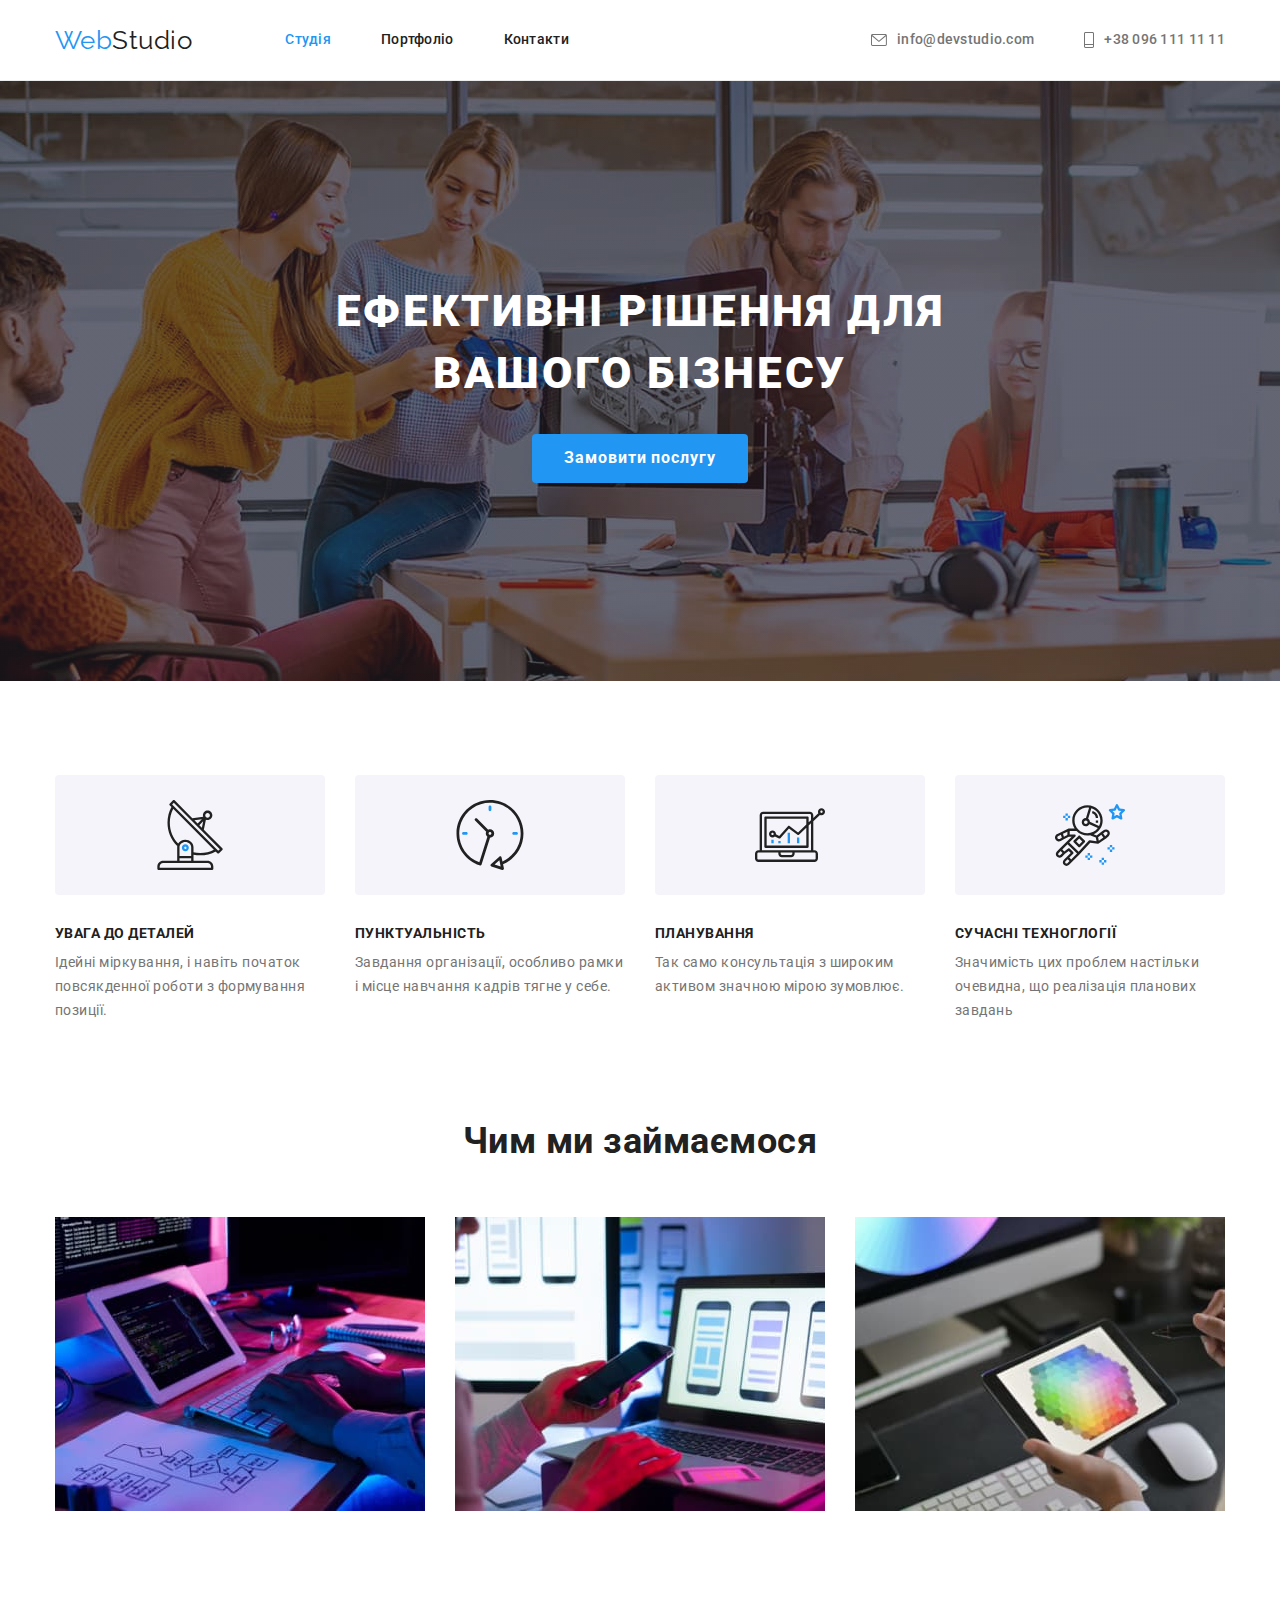
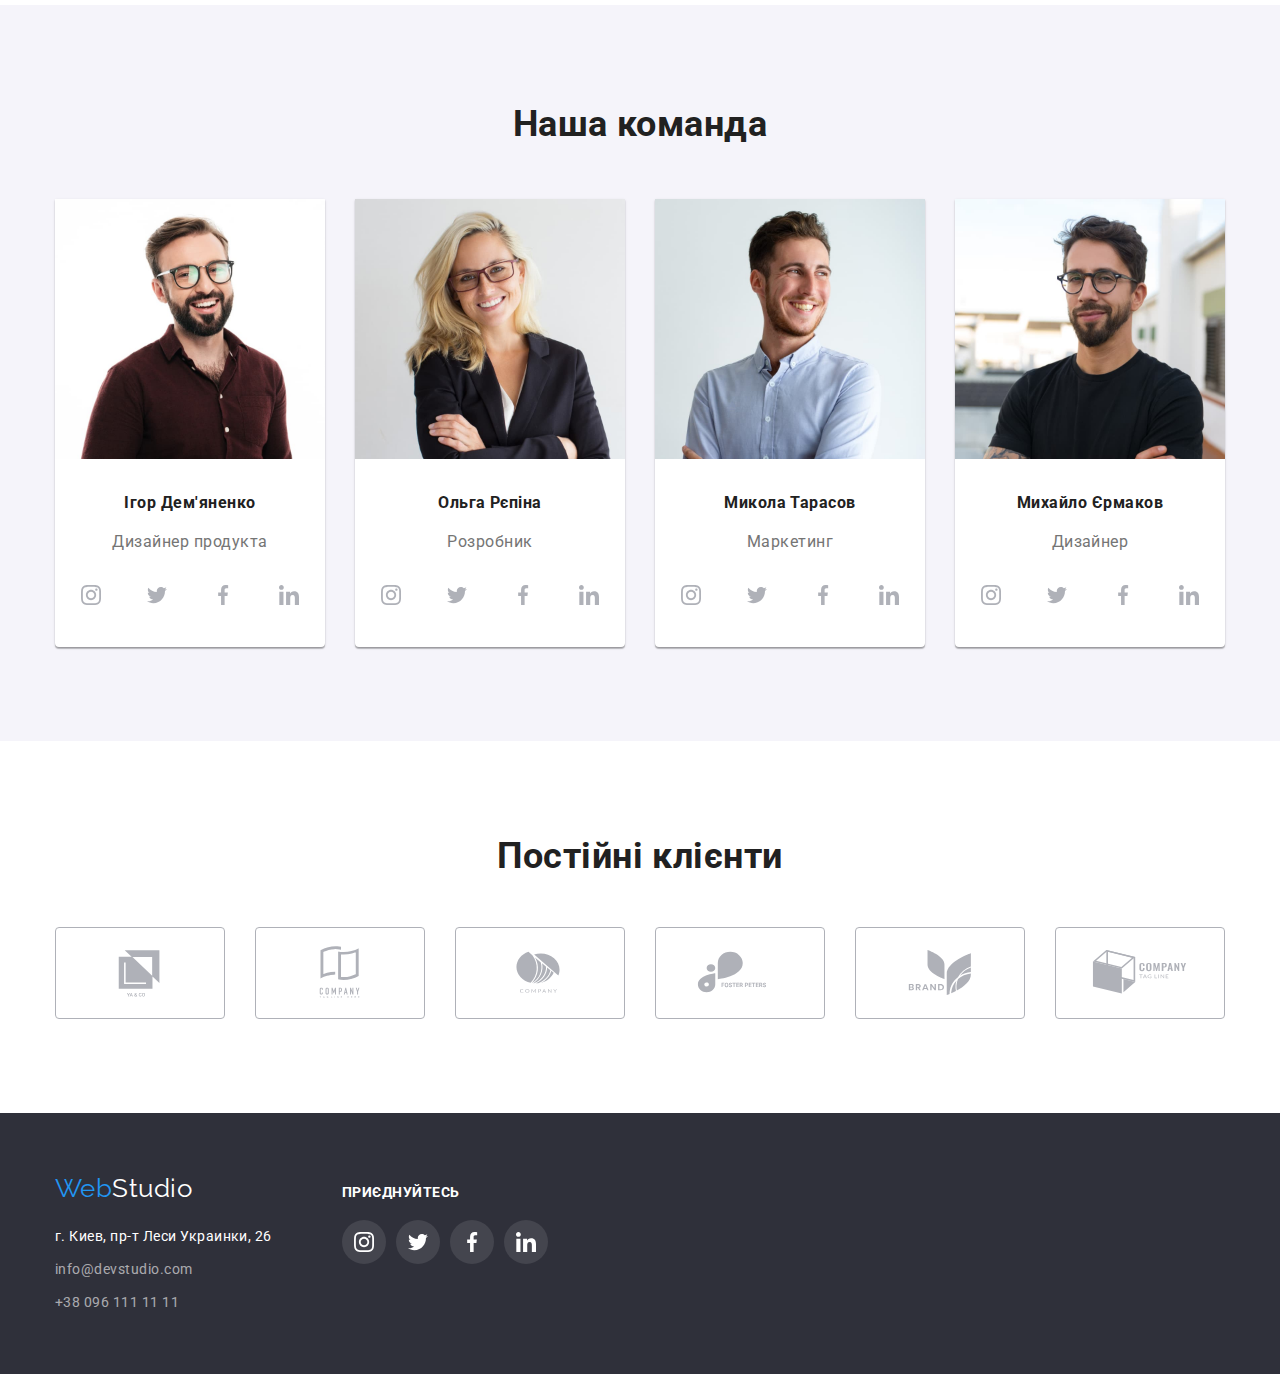
<file: index.html>
<!DOCTYPE html>
<html lang="uk">
  <head>
    <meta charset="UTF-8" />
    <meta http-equiv="X-UA-Compatible" content="IE=edge" />
    <meta name="viewport" content="width=device-width, initial-scale=1.0" />
    <title>Студія</title>
    <link
      href="https://fonts.googleapis.com/css2?family=Raleway:wght@700&family=Roboto:wght@400;500;700;900&display=swap"
      rel="stylesheet"
    />
    <link
      rel="stylesheet"
      href="https://cdnjs.cloudflare.com/ajax/libs/modern-normalize/1.1.0/modern-normalize.min.css"
    />
    <link rel="stylesheet" href="./css/styles.css" />
  </head>
  <body>
    <!-- Головна-->

    <header class="header">
      <div class="container main-nav">
        <nav class="header-nav">
          <a href="./index.html" class="logo-link"><span class="logo">Web</span>Studio</a>

          <ul class="site-nav list">
            <li class="nav-item"><a class="link current" href="./index.html">Студія</a></li>
            <li class="nav-item"><a class="link" href="./portfolio.html">Портфоліо</a></li>
            <li class="nav-item"><a class="link" href="">Контакти</a></li>
          </ul>
        </nav>

        <ul class="header-contacts list">
          <li class="item">
            <a class="contact-list" href="mailto:info@devstudio.com"><svg class="contact-icon" width="16" height="12"><use href="./images/symbol-defs.svg#icon-envelope-hover-1" ></use></svg>
            info@devstudio.com</a>
          </li>
          <li class="item">
            <a class="contact-list" href="tel:+380961111111"><svg class="contact-icon" width="10" height="16"><use href="./images/symbol-defs.svg#icon-phone-1" ></use></svg>+38 096 111 11 11</a>
          </li>
        </ul>
      </div>
    </header>

    <!--Основний зміст сайту-->

    <main>
      <section class="section hero overlay-hero">
        <div class="container">
          <h1 class="main-header">Ефективні рішення для вашого бізнесу</h1>
          <button type="button" class="main-button">Замовити послугу</button>
        </div>
      </section>

      <section class="section titel-box">
        <div class="container">
          <h2 class="visually-hidden">Наші особливості</h2>
          <ul class="feature list">
            <li class="titel-item">
              <div class="titel-icon">
                <svg width="70" height="70"><use href="./images/symbol-defs.svg#icon-antenna-1-1" ></use></svg>
              </div>
              <h3 class="titel">Увага до деталей</h3>
              <p class="titel-text">
                Ідейні міркування, і навіть початок повсякденної роботи з формування позиції.
              </p>
            </li>
            <li class="titel-item">
              <div class="titel-icon">
                <svg width="70" height="70"><use href="./images/symbol-defs.svg#icon-clock-1-1" ></use></svg>
              </div>
              <h3 class="titel">Пунктуальність</h3>
              <p class="titel-text">
                Завдання організації, особливо рамки і місце навчання кадрів тягне у себе.
              </p>
            </li>
            <li class="titel-item">
              <div class="titel-icon">
                <svg width="70" height="70"><use href="./images/symbol-defs.svg#icon-diagram-1-1" ></use></svg>

              </div>
              <h3 class="titel">Планування</h3>
              <p class="titel-text">
                Так само консультація з широким активом значною мірою зумовлює.
              </p>
            </li>
            <li class="titel-item">
              <div class="titel-icon">
                <svg width="70" height="70"><use href="./images/symbol-defs.svg#icon-astronaut-1-1" ></use></svg>
              </div>
              <h3 class="titel">Сучасні техноглогії</h3>
              <p class="titel-text">
                Значимість цих проблем настільки очевидна, що реалізація планових завдань
              </p>
            </li>
          </ul>
        </div>
      </section>

      <section class="occupation">
        <div class="container">
          <h2 class="occupation-titel">Чим ми займаємося</h2>

          <ul class="occupation-img list">
            <li class="img-item"><img src="./images/box1.jpg" alt="клавіатура" width="370" /></li>
            <li class="img-item"><img src="./images/box2.jpg" alt="телефон" width="370" /></li>
            <li class="img-item"><img src="./images/box3.jpg" alt="планшет" width="370" /></li>
          </ul>
        </div>
      </section>

      <section class="section team">
        <div class="container">
          <h2 class="team-titel">Наша команда</h2>

          <ul class="team-list list">
            <li class="team-img">
              <img class="picture" src="./images/imgboy1.jpg" alt="Дизайнер продукта" width="270" />
              <div class="team-style">
                <h3 class="team-name">Ігор Дем'яненко</h3>
                <p class="team-position">Дизайнер продукта</p>
                <ul class="social-list list">
                  <li class="social-item"><a class="social-link" href="#"><svg class="social-icon"  width="20" height="20"><use href="./images/symbol-defs.svg#icon-instagram-2-2" ></use></svg></a></li>
                  <li class="social-item"><a class="social-link" href="#"><svg class="social-icon"  width="20" height="20"><use href="./images/symbol-defs.svg#icon-twitter-1-1" ></use></svg></a></li>
                  <li class="social-item"><a class="social-link" href="#"><svg class="social-icon"  width="20" height="20"><use href="./images/symbol-defs.svg#icon-facebook-1-1" ></use></svg></a></li>
                  <li class="social-item"><a class="social-link" href="#"><svg class="social-icon"  width="20" height="20"><use href="./images/symbol-defs.svg#icon-linkedin-1-1" ></use></svg></a></li>
                </ul>
            
              </div>
            </li>

            <li class="team-img">
              <img class="picture" src="./images/imgg.jpg" alt="Фронт енд розробник" width="270" />
              <div class="team-style">
                <h3 class="team-name">Ольга Рєпіна</h3>
                <p class="team-position">Розробник</p>
                 <ul class="social-list list">
                  <li class="social-item"><a class="social-link" href="#"><svg class="social-icon" width="20" height="20"><use href="./images/symbol-defs.svg#icon-instagram-2-2" ></use></svg></a></li>
                  <li class="social-item"><a class="social-link" href="#"><svg class="social-icon" width="20" height="20"><use href="./images/symbol-defs.svg#icon-twitter-1-1" ></use></svg></a></li>
                  <li class="social-item"><a class="social-link" href="#"><svg class="social-icon" width="20" height="20"><use href="./images/symbol-defs.svg#icon-facebook-1-1" ></use></svg></a></li>
                  <li class="social-item"><a class="social-link" href="#"><svg class="social-icon" width="20" height="20"><use href="./images/symbol-defs.svg#icon-linkedin-1-1" ></use></svg></a></li>
                </ul>
              </div>
            </li>

            <li class="team-img">
              <img class="picture" src="./images/imgboy2.jpg" alt="Маркетинг" width="270" />
              <div class="team-style">
                <h3 class="team-name">Микола Тарасов</h3>
                <p class="team-position">Маркетинг</p>
                 <ul class="social-list list">
                  <li class="social-item"><a class="social-link" href="#"><svg class="social-icon"  width="20" height="20"><use href="./images/symbol-defs.svg#icon-instagram-2-2"></use></svg></a></li>
                  <li class="social-item"><a class="social-link" href="#"><svg class="social-icon"  width="20" height="20"><use href="./images/symbol-defs.svg#icon-twitter-1-1"></use></svg></a></li>
                  <li class="social-item"><a class="social-link" href="#"><svg class="social-icon"  width="20" height="20"><use href="./images/symbol-defs.svg#icon-facebook-1-1"></use></svg></a></li>
                  <li class="social-item"><a class="social-link" href="#"><svg class="social-icon"  width="20" height="20"><use href="./images/symbol-defs.svg#icon-linkedin-1-1"></use></svg></a></li>
                </ul>
              </div>
            </li>

            <li class="team-img">
              <img class="picture" src="./images/imgboy3.jpg" alt="Дизайнер" width="270" />
              <div class="team-style">
                <h3 class="team-name">Михайло Єрмаков</h3>
                <p class="team-position">Дизайнер</p>
                 <ul class=" social-list list">
                  <li class="social-item"><a class="social-link" href="#"><svg class="social-icon"  width="20" height="20"><use href="./images/symbol-defs.svg#icon-instagram-2-2"></use></svg></a></li>
                  <li class="social-item"><a class="social-link" href="#"><svg class="social-icon"  width="20" height="20"><use href="./images/symbol-defs.svg#icon-twitter-1-1"></use></svg></a></li>
                  <li class="social-item"><a class="social-link" href="#"><svg class="social-icon"  width="20" height="20"><use href="./images/symbol-defs.svg#icon-facebook-1-1"></use></svg></a></li>
                  <li class="social-item"><a class="social-link" href="#"><svg class="social-icon"  width="20" height="20"><use href="./images/symbol-defs.svg#icon-linkedin-1-1"></use></svg></a></li>
                </ul>
              </div>
            </li>
          </ul>
        </div>
      </section>

      <section class="section clients">
        <div class="container">
          <h2 class="client-header">Постійні клієнти</h2>
          <ul class="client-list list">
            <li class="client-item"><a class="client-link" href="#"><svg class="client-icon" width="106" height="60"><use href="./images/symbol-defs.svg#icon-client1-1" ></use></svg> </a></li>
            <li class="client-item"><a class="client-link" href="#"><svg class="client-icon" width="106" height="60"><use href="./images/symbol-defs.svg#icon-client2-1" ></use></svg></a></li>
            <li class="client-item"><a class="client-link" href="#"><svg class="client-icon" width="106" height="60"><use href="./images/symbol-defs.svg#icon-client3-1" ></use></svg></a></li>
            <li class="client-item"><a class="client-link" href="#"><svg class="client-icon" width="106" height="60"><use href="./images/symbol-defs.svg#icon-client4-1" ></use></svg></a></li>
            <li class="client-item"><a class="client-link" href="#"><svg class="client-icon" width="106" height="60"><use href="./images/symbol-defs.svg#icon-client5-1" ></use></svg></a></li>
            <li class="client-item"><a class="client-link" href="#"><svg class="client-icon" width="106" height="60"><use href="./images/symbol-defs.svg#icon-client6-1" ></use></svg></a></li>
          </ul>
        </div>
      </section>
    </main>

    <!--Футер-->

    <footer class="section footer-nav">
      <div class="container footer-flex">

        <div class="address">

         <a href="./index.html" class="footer-logo"><span class="logo">Web</span>Studio</a>

        <address class="card-address">
          <ul class="footer list">
            <li class="footer-list">
              <a
                class="footer-address"
                href="https://goo.gl/maps/CPtrU1FHBa2aNyZL9"
                target="_blank"
                rel="noopener noreferrer nofollow"
                >г. Киев, пр-т Леси Украинки, 26</a
              >
            </li>

            <li class="footer-list">
              <a class="footer-contact" href="mailto:info@devstudio.com">info@devstudio.com</a>
            </li>

            <li class="footer-list">
              <a class="footer-contact" href="tel:+380961111111">+38 096 111 11 11</a>
            </li>
          </ul>
        </address>
        </div>
        

        <div class="join">

          <p class="join-titel">приєднуйтесь</p>

          <ul class="join-list list">
            <li class="join-item"><a class="join-link" href="#"><svg class="join-icon" width="20" height="20"><use href="./images/symbol-defs.svg#icon-instagram-2-2" ></use></svg></a></li>
            <li class="join-item"><a class="join-link" href="#"><svg class="join-icon" width="20" height="20"><use href="./images/symbol-defs.svg#icon-twitter-1-1" ></use></svg></a></li>
            <li class="join-item"><a class="join-link" href="#"><svg class="join-icon" width="20" height="20"><use href="./images/symbol-defs.svg#icon-facebook-1-1" ></use></svg></a></li>
            <li class="join-item"><a class="join-link" href="#"><svg class="join-icon" width="20" height="20"><use href="./images/symbol-defs.svg#icon-linkedin-1-1" ></use></svg></a></li>
          </ul>

        </div>

      </div>
    </footer>
  </body>
</html>
</file>
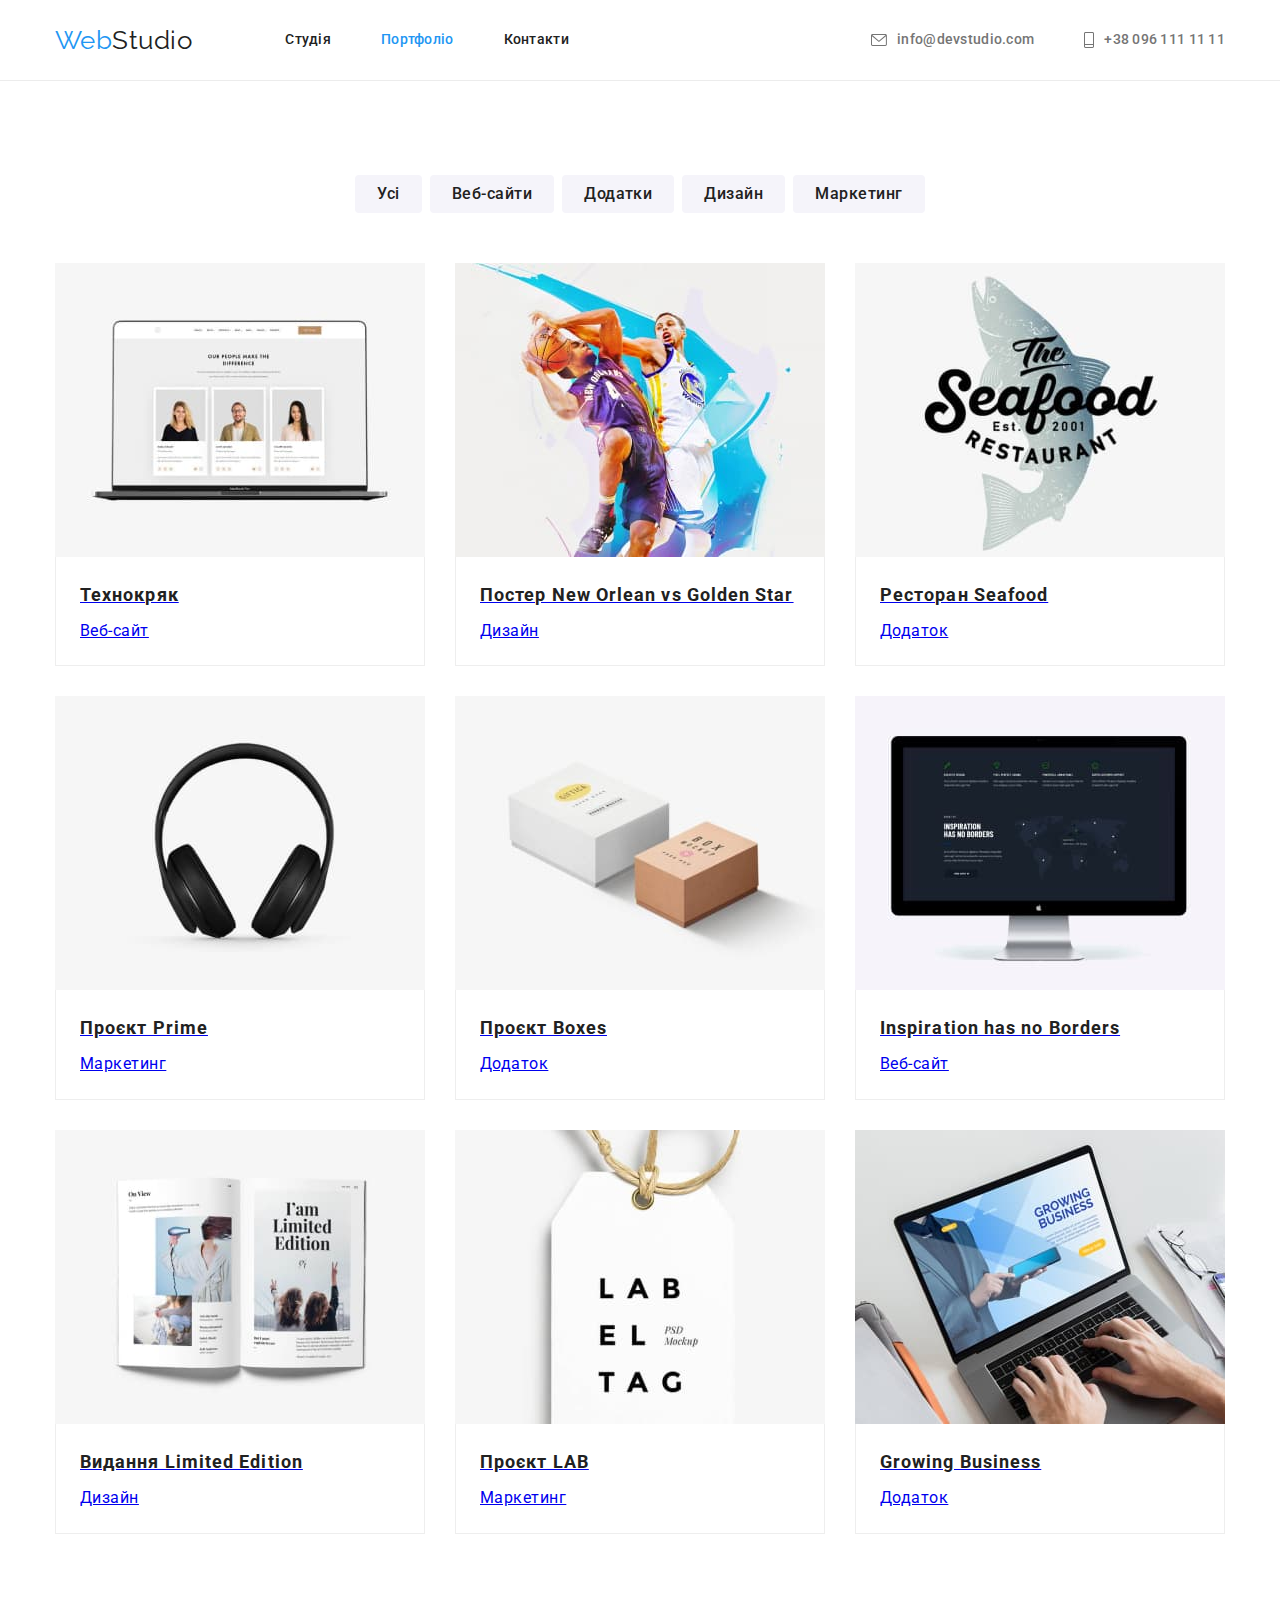
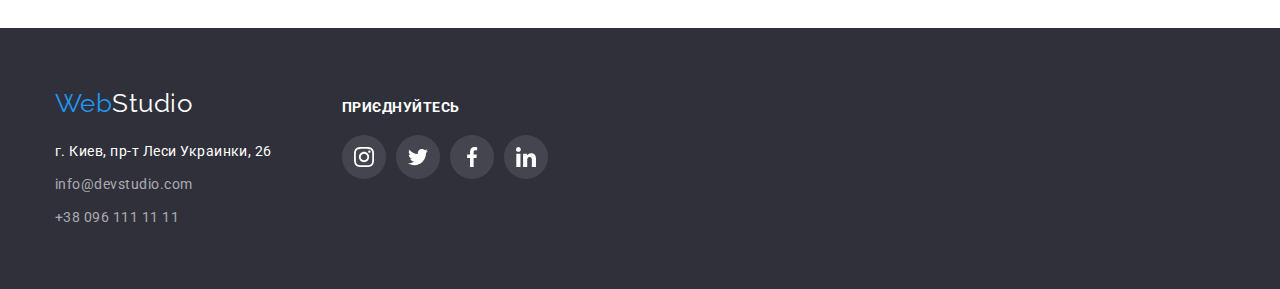
<file: portfolio.html>
<!DOCTYPE html>
<html lang="uk">
  <head>
    <meta charset="UTF-8">
    <meta http-equiv="X-UA-Compatible" content="IE=edge">
    <meta name="viewport" content="width=device-width, initial-scale=1.0">
    <title>Портфоліо</title>
    <link
      href="https://fonts.googleapis.com/css2?family=Raleway:wght@700&family=Roboto:wght@400;500;700;900&display=swap"
      rel="stylesheet">
      <link rel="stylesheet" href="https://cdnjs.cloudflare.com/ajax/libs/modern-normalize/1.1.0/modern-normalize.min.css">
    <link rel="stylesheet" href="./css/styles.css">
  </head>

  <body>
    <!--Головна портфоліо-->

<header class="header">

  <div  class="container main-nav">

   <nav class="header-nav">
    
        <a href="./index.html" class="logo-link"><span class="logo">Web</span>Studio</a>

        <ul class="site-nav list">
          <li class="nav-item"><a class="link" href="./index.html">Студія</a></li>
          <li class="nav-item"><a class="link current" href="./portfolio.html">Портфоліо</a></li>
          <li class="nav-item"><a class="link" href="">Контакти</a></li>
        </ul>
      </nav>

       <ul class="header-contacts list">
          <li class="item">
            <a class="contact-list" href="mailto:info@devstudio.com"><svg class="contact-icon" width="16" height="12"><use href="./images/symbol-defs.svg#icon-envelope-hover-1" ></use></svg>
            info@devstudio.com</a>
          </li>
          <li class="item">
            <a class="contact-list" href="tel:+380961111111"><svg class="contact-icon" width="10" height="16"><use href="./images/symbol-defs.svg#icon-phone-1" ></use></svg>+38 096 111 11 11</a>
          </li>
        </ul>

  </div>
   
    </header>

    <!--Основний сайт портфоліо-->

    <main>

      <section class="section projects">

        <div class="container">

           <h1 class="visually-hidden">наші проекти</h1>

        <ul class="button-list list">
          <li class="button"><button type="button" class="filter-button">Усі</button></li>
          <li class="button"><button type="button" class="filter-button">Веб-сайти</button></li>
          <li class="button"><button type="button" class="filter-button">Додатки</button></li>
          <li class="button"><button type="button" class="filter-button">Дизайн</button></li>
          <li class="button"><button type="button" class="filter-button">Маркетинг</button></li>
        </ul>

        <ul class="project-list list">
          <li class="project-item">
            <a class="project-shadow" href="#">
               <img class="project-img" src="./images/technokryak.jpg" alt="Технокряк" width="370">
            <div class="border-titel">
              <h2 class="project-titel">Технокряк</h2>
            <p class="project">Веб-сайт</p>
            </div>
            </a>
           
            
          </li>

          <li class="project-item">
            <a class="project-shadow" href="#">
            <img class="project-img" src="./images/neworlean.jpg" alt="Постер New Orlean vs Golden Star" width="370">
            <div class="border-titel">
             <h2 class="project-titel">Постер New Orlean vs Golden Star</h2>
             <p class="project">Дизайн</p>
            </div>
            </a>
            
            
          </li>

          <li class="project-item">
            <a class="project-shadow" href="#">
            <img class="project-img" src="./images/seafood.jpg" alt="Ресторан Seafood" width="370">
            <div class="border-titel">
            <h2 class="project-titel">Ресторан Seafood</h2>
            <p class="project">Додаток</p>
            </div>
            </a>
            
           
          </li>

          <li class="project-item">
            <a class="project-shadow" href="#">
              <img class="project-img" src="./images/prime.jpg" alt="Проєкт Prime" width="370">
            <div class="border-titel">
              <h2 class="project-titel">Проєкт Prime</h2>
             <p class="project">Маркетинг</p>
            </div>
            </a>
            
            
          </li>

          <li class="project-item">
            <a class="project-shadow" href="#">
            <img class="project-img" src="./images/boxesproject.jpg" alt="Проєкт Boxes" width="370">
            <div class="border-titel">
            <h2 class="project-titel">Проєкт Boxes</h2>
            <p class="project">Додаток</p>
            </div>
            </a>
            
            
          </li>

          <li class="project-item">
            <a class="project-shadow" href="#">
            <img class="project-img" src="./images/inspiration.jpg" alt="Inspiration has no Borders" width="370">
            <div class="border-titel">
            <h2 class="project-titel">Inspiration has no Borders</h2>
            <p class="project">Веб-сайт</p>
            </div>
            </a>
          
            
          </li>

          <li class="project-item">
            <a class="project-shadow" href="#">
            <img class="project-img" src="./images/limitededition.jpg" alt="Видання Limited Edition" width="370">
            <div class="border-titel">
                <h2 class="project-titel">Видання Limited Edition</h2>
                <p class="project">Дизайн</p>
            </div>
            </a>
           
          
          </li>

          <li class="project-item">
            <a class="project-shadow" href="#">
             <img class="project-img" src="./images/lab.jpg" alt="Проєкт LAB" width="370">
            <div class="border-titel">
              <h2 class="project-titel">Проєкт LAB</h2>
              <p class="project">Маркетинг</p>
            </div>
            </a>
          </li>

          <li class="project-item">
            <a class="project-shadow" href="#">
            <img class="project-img" src="./images/growingbusiness.jpg" alt="Growing Business" width="370">
            <div class="border-titel">
            <h2 class="project-titel">Growing Business</h2>
            <p class="project">Додаток</p>
            </div>
            </a>
            
            
          </li>

        </ul>

        </div>
       
      </section>

    </main>

    <!--Футер-->

    <footer class="section footer-nav">
      <div class="container footer-flex">

        <div class="address">

         <a href="./index.html" class="footer-logo"><span class="logo">Web</span>Studio</a>

        <address class="card-address">
          <ul class="footer list">
            <li class="footer-list">
              <a
                class="footer-address"
                href="https://goo.gl/maps/CPtrU1FHBa2aNyZL9"
                target="_blank"
                rel="noopener noreferrer nofollow"
                >г. Киев, пр-т Леси Украинки, 26</a
              >
            </li>

            <li class="footer-list">
              <a class="footer-contact" href="mailto:info@devstudio.com">info@devstudio.com</a>
            </li>

            <li class="footer-list">
              <a class="footer-contact" href="tel:+380961111111">+38 096 111 11 11</a>
            </li>
          </ul>
        </address>
        </div>
        

        <div class="join">

          <p class="join-titel">приєднуйтесь</p>

          <ul class="join-list list">
            <li class="join-item"><a class="join-link" href="#"><svg class="join-icon" width="20" height="20"><use href="./images/symbol-defs.svg#icon-instagram-2-2" ></use></svg></a></li>
            <li class="join-item"><a class="join-link" href="#"><svg class="join-icon" width="20" height="20"><use href="./images/symbol-defs.svg#icon-twitter-1-1" ></use></svg></a></li>
            <li class="join-item"><a class="join-link" href="#"><svg class="join-icon" width="20" height="20"><use href="./images/symbol-defs.svg#icon-facebook-1-1" ></use></svg></a></li>
            <li class="join-item"><a class="join-link" href="#"><svg class="join-icon" width="20" height="20"><use href="./images/symbol-defs.svg#icon-linkedin-1-1" ></use></svg></a></li>
          </ul>

        </div>

      </div>
    </footer>
  </body>
</html>
</file>
<file: css/styles.css>
:root {
  --primary-text-color: #757575;
  --titel-text-color: #212121;
  --accent-color: #2196f3;
  --main-site-color: #ffffff;
  --primary-site-background: #f5f5f5;
  --secondary-site-backgroud: #2f303a;
  --team-section-backgroung: #f5f4fa;
  --main-button-color: #188ce8;
}

html {
  box-sizing: border-box;
}

*,
*::before,
*::after {
  box-sizing: inherit;
  margin: 0;
  padding: 0;
}

img {
  display: block;
}

/* reset */
h1,
h2,
h3,
h4,
h5,
h6,
p {
  margin-top: 0;
  margin-bottom: 0;
}

/*головний колір сторінки  */

body {
  color: var(--primary-text-color);
  font-family: Roboto, sans-serif;
  letter-spacing: 0.03em;
  background-color: var(--main-site-color);
}

/*логотип*/
.container {
  width: 1200px;
  padding-left: 15px;
  padding-right: 15px;
  margin-right: auto;
  margin-left: auto;
}

.header-nav {
  display: flex;
  align-items: center;
  /* outline: solid tomato; */
}

.header {
  border-bottom: 1px solid #ececec;
}

.main-nav {
  display: flex;
  align-items: center;
}

.logo-link {
  color: var(--titel-text-color);
  text-decoration: none;
  font-family: Raleway, sans-serif;
  font-size: 26px;
  line-height: 1.19;
}

.logo {
  color: var(--accent-color);
}

/* навігація сайту */

.site-nav {
  display: flex;
  margin-left: 93px;
}

.site-nav .nav-item {
  align-items: center;
}

.site-nav .nav-item:not(:last-child) {
  margin-right: 50px;
}

.site-nav .link {
  display: block;
  color: var(--titel-text-color);
  text-decoration: none;
  font-weight: 500;
  font-size: 14px;
  line-height: 1.14;
  letter-spacing: 0.02em;
  padding-top: 32px;
  padding-bottom: 32px;
}

.site-nav .link:hover,
.link:focus {
  color: var(--accent-color);
}

.site-nav .link.current {
  color: var(--accent-color);
}

.list {
  list-style: none;
  padding: 0;
}

/* навігація контактів */

.header-contacts .contact-list {
  display: flex;
  color: var(--primary-text-color);
  text-decoration: none;
  font-weight: 500;
  font-size: 14px;
  line-height: 1.14;
  letter-spacing: 0.02em;
  padding-top: 32px;
  padding-bottom: 32px;
  /* outline: solid tomato; */
}

.header-contacts {
  display: flex;
  margin-left: auto;
  /* outline: solid tomato; */
}

.header-contacts .item + .item {
  margin-left: 50px;
}

.header-contacts .contact-list:hover,
.contact-list:focus {
  color: var(--accent-color);
}

.contact-list {
  display: flex;
  align-items: center;
}

.contact-icon {
  margin-right: 10px;
  margin-bottom: 0;
  padding: 0;
  fill: currentColor;
}

/* основний зміст студія*/

.section {
  padding-top: 94px;
  padding-bottom: 94px;
}

.hero {
  background-color: var(--secondary-site-backgroud);
  padding-top: 200px;
  padding-bottom: 200px;
}

.overlay-hero {
  max-width: 1600px;
  height: 600px;
  margin-left: auto;
  margin-right: auto;
  background-image: linear-gradient(to right, rgba(47, 48, 58, 0.4), rgba(47, 48, 58, 0.4)),
    url(../images/hero.jpg);
  background-repeat: no-repeat;
  background-position: center;
  background-size: cover;
}

.main-header {
  padding: 0;
  margin: 0;
  margin-bottom: 30px;
  color: var(--main-site-color);
  font-weight: 900;
  text-transform: uppercase;
  font-size: 44px;
  line-height: 1.4;
  letter-spacing: 0.06em;
  max-width: 696px;
  text-align: center;
  margin: 0 auto 30px;
}

.main-button {
  color: var(--main-site-color);
  background-color: var(--accent-color);
  cursor: pointer;
  font-family: inherit;
  font-weight: 700;
  font-size: 16px;
  line-height: 1.8;
  text-align: center;
  letter-spacing: 0.06em;
  border-radius: 4px;
  display: block;
  margin: 0 auto;
  padding: 10px 32px;
  min-width: 216px;
  border: 0;
}

.main-button:hover,
.main-button:focus {
  background-color: var(--main-button-color);
}

.visually-hidden {
  position: absolute;
  white-space: nowrap;
  width: 1px;
  height: 1px;
  overflow: hidden;
  border: 0;
  padding: 0;
  clip: rect(0 0 0 0);
  clip-path: inset(50%);
  margin: -1px;
}

/* section titel-box */

.feature {
  display: flex;
}

.feature .titel-item {
  margin-right: 30px;
  width: 270px;
}

.feature .titel-item:last-child {
  margin-right: 0;
}

.titel {
  color: var(--titel-text-color);
  text-transform: uppercase;
  font-size: 14px;
  line-height: calc(16 / 14);
  margin-bottom: 10px;
}

.titel-text {
  font-size: 14px;
  line-height: 1.7;
}
.titel-icon {
  display: flex;
  align-items: center;
  justify-content: center;
  width: 270px;
  height: 120px;
  margin-bottom: 30px;
  background-color: #f5f4fa;
  /* padding: 25px 100px; */
  border-radius: 4px;
}

/* Section occupation */

.occupation {
  padding-top: 0px;
  padding-bottom: 94px;
}
.occupation-img {
  display: flex;
}

.occupation-img .img-item {
  margin-right: 30px;
}

.occupation-img .img-item:last-child {
  margin-right: 0px;
}

.occupation-titel {
  color: var(--titel-text-color);
  font-size: 36px;
  line-height: 1.4;
  text-align: center;
  margin-bottom: 50px;
  /* outline: solid tomato; */
}

/* Section team */

.team {
  background-color: var(--team-section-backgroung);
}

.team-list {
  /* outline: solid tomato; */
  display: flex;
}

.team-list .team-img {
  margin-right: 30px;
}
.team-list .team-img:last-child {
  margin-right: 0;
}

.team-img {
  background-color: var(--main-site-color);
  box-shadow: 0px 1px 3px rgba(0, 0, 0, 0.12), 0px 1px 1px rgba(0, 0, 0, 0.14),
    0px 2px 1px rgba(0, 0, 0, 0.2);
  border-radius: 0px 0px 4px 4px;
  /* outline: solid tomato; */
}

.picture {
  margin-bottom: 30px;
  /* outline: solid tomato; */
}
.team-titel {
  color: var(--titel-text-color);
  font-size: 36px;
  line-height: 1.4;
  text-align: center;
  margin-bottom: 50px;
}

.team-name {
  color: var(--titel-text-color);
  font-size: 16px;
  line-height: 1.8;
  text-align: center;
  margin-bottom: 10px;
  /* outline: solid tomato; */
}

.team-position {
  font-size: 16px;
  line-height: 1.8;
  text-align: center;
  margin-bottom: 16px;
  /* outline: solid tomato; */
}

.social-list {
  display: flex;
  justify-content: center;
  align-items: center;
  gap: 22px;
  margin-bottom: 30px;
}

.social-link {
  width: 44px;
  height: 44px;
  display: flex;
  justify-content: center;
  align-items: center;
  border-radius: 50%;
  color: #afb1b8;
}

.social-link:hover,
.social-link:focus {
  color: #ffffff;
  background-color: #2196f3;
}

.social-icon {
  fill: currentColor;
}

/* Client_Logo */

.client-header {
  color: var(--titel-text-color);
  font-size: 36px;
  line-height: calc(42 / 36);
  text-align: center;
  margin-bottom: 50px;
}

.client-list {
  display: flex;
  align-items: center;
  justify-content: center;
  gap: 30px;
  /* outline: solid tomato; */
}

.client-link {
  display: flex;
  justify-content: center;
  align-items: center;
  width: 170px;
  height: 92px;
  border: 1px solid #afb1b8;
  border-radius: 4px;
  color: #afb1b8;
}

.client-link:hover,
.client-link:focus {
  border-color: #2196f3;
  color: #2196f3;
}

.client-icon {
  fill: currentColor;
}

/* Портфоліо */

.filter-button {
  font-family: inherit;
  font-weight: 500;
  font-size: 16px;
  line-height: 1.6;
  text-align: center;
  letter-spacing: inherit;
  color: var(--titel-text-color);
  background-color: var(--team-section-backgroung);
  cursor: pointer;
  border-radius: 4px;
  padding: 6px 22px;
  border: none;
}

.button-list {
  display: flex;
  flex-direction: row;
  justify-content: center;
  gap: 8px;
  margin-bottom: 50px;
}

.filter-button:hover,
.filter-button:focus {
  color: var(--main-site-color);
  background-color: var(--accent-color);
}

.project-list {
  display: flex;
  flex-wrap: wrap;
  gap: 30px;
}

.project-list .project-item {
  flex-basis: calc((100% - 30px * 2) / 3);
}

/* .project-item:hover,
.project-item:focus {
  box-shadow: 0px 1px 1px rgba(0, 0, 0, 0.12), 0px 4px 4px rgba(0, 0, 0, 0.06),
    1px 4px 6px rgba(0, 0, 0, 0.16);
} */

.project-shadow:hover,
.project-shadow:focus {
  display: block;
  box-shadow: 0px 1px 1px rgba(0, 0, 0, 0.12), 0px 4px 4px rgba(0, 0, 0, 0.06),
    1px 4px 6px rgba(0, 0, 0, 0.16);
}

.project-img {
  display: block;
}

.border-titel {
  border: 1px solid #eeeeee;
  border-top: none;
  padding: 20px 24px;
}

.project-titel {
  color: var(--titel-text-color);
  font-size: 18px;
  line-height: 2;
  letter-spacing: 0.06em;
  margin-bottom: 4px;
}

.project {
  font-size: 16px;
  line-height: 1.8;
}

/*Футер*/

.footer-nav {
  background-color: var(--secondary-site-backgroud);
  padding-top: 60px;
  padding-bottom: 60px;
  /* outline: solid tomato; */
}

.footer-flex {
  display: flex;
  align-items: baseline;
  /* outline: solid tomato; */
}

.address {
  margin-right: 70px;
  /* outline: solid tomato; */
}

.footer-logo {
  color: var(--main-site-color);
  font-family: Raleway, sans-serif;
  text-decoration: none;
  font-size: 26px;
  line-height: 1.2;
  display: block;
  margin-bottom: 20px;
}

.card-address {
  font-style: normal;
}

.footer-list {
  margin-bottom: 9px;
}

.footer .footer-list:last-child {
  margin: 0px;
}

.footer .footer-address {
  color: var(--main-site-color);
  text-decoration: none;
  font-size: 14px;
  line-height: calc(24 / 14);
}

.footer .footer-contact {
  color: rgba(255, 255, 255, 0.6);
  text-decoration: none;
  font-size: 14px;
  line-height: calc(24 / 14);
}

.join-titel {
  color: #ffffff;
  font-size: 14px;
  font-weight: 700;
  line-height: calc(16 / 14);
  text-transform: uppercase;
  margin-bottom: 20px;
}

.join-list {
  display: flex;
  justify-content: center;
  gap: 10px;
}

.join-link {
  width: 44px;
  height: 44px;
  display: flex;
  justify-content: center;
  align-items: center;
  border-radius: 50%;
  color: #ffffff;
  background-color: rgba(255, 255, 255, 0.1);
}

.join-icon {
  fill: currentColor;
}

.join-link:hover,
.join-link:focus {
  background-color: #2196f3;
}
</file>
